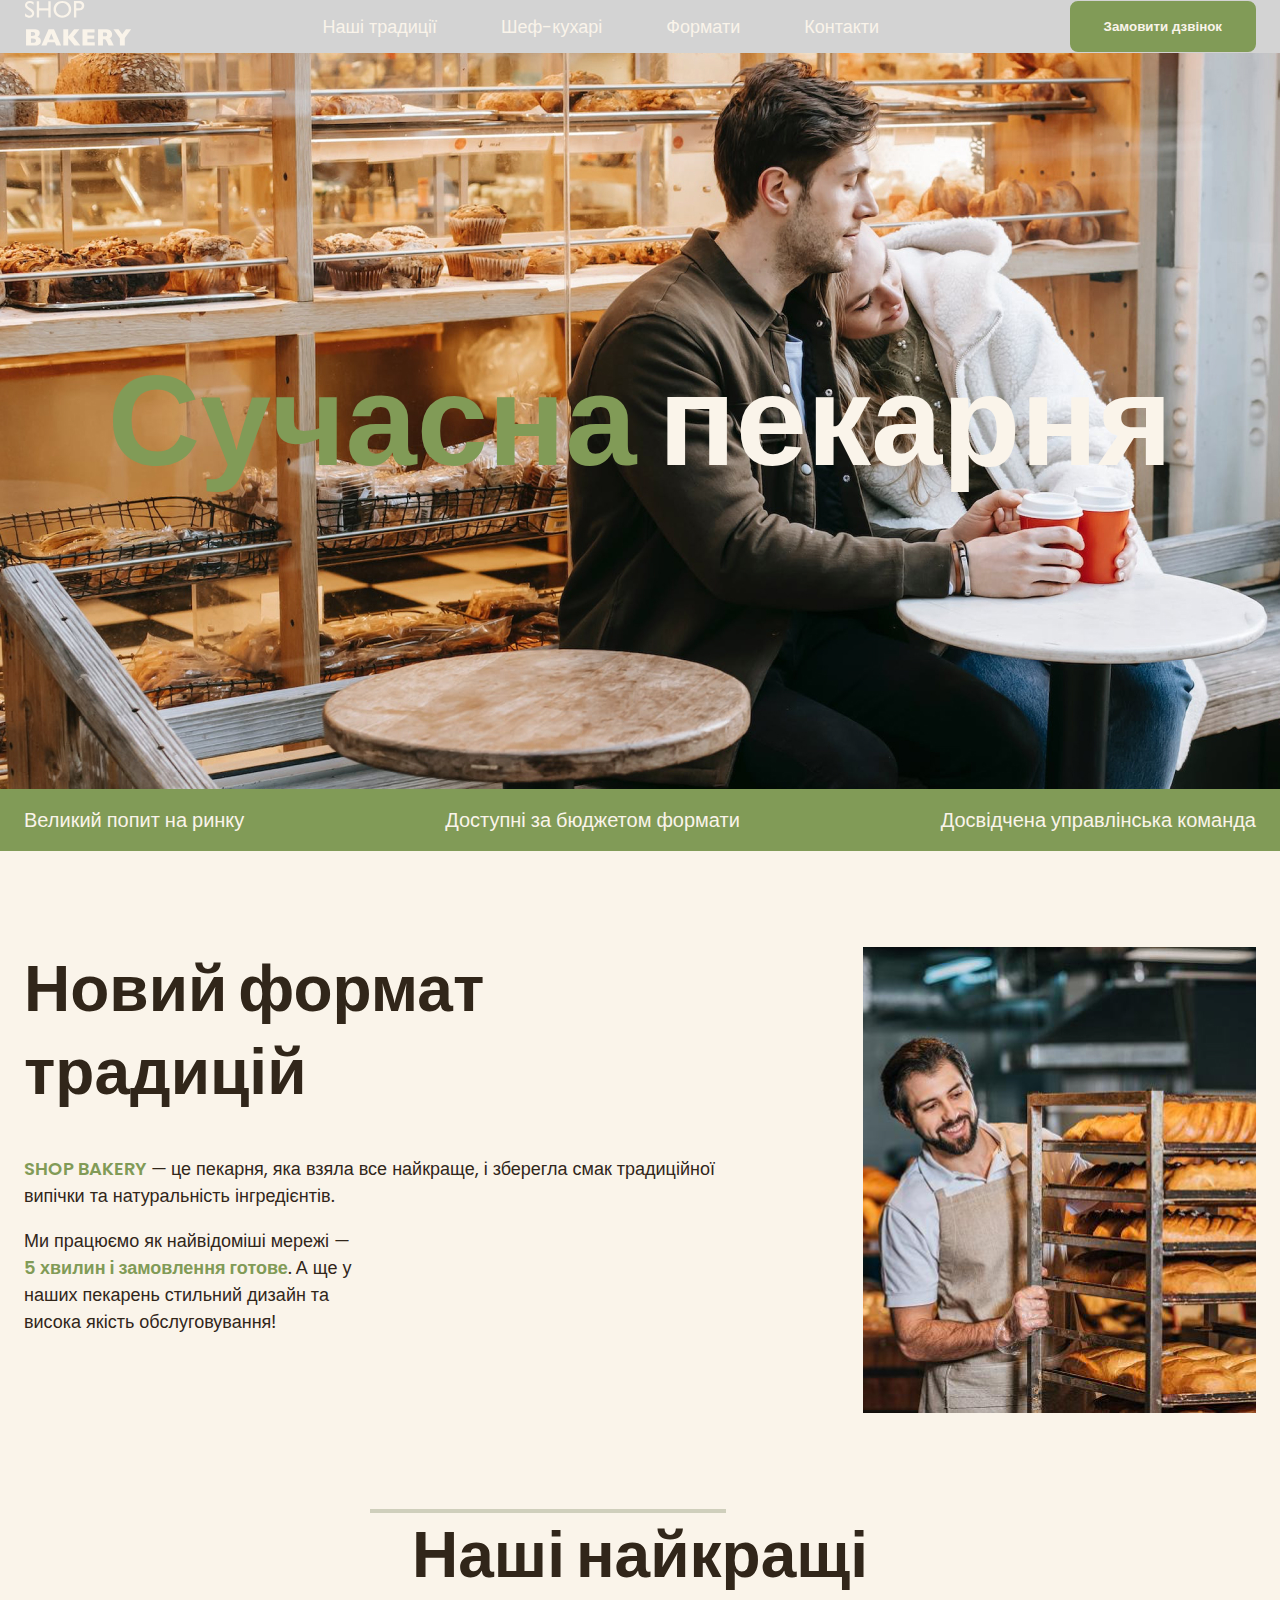
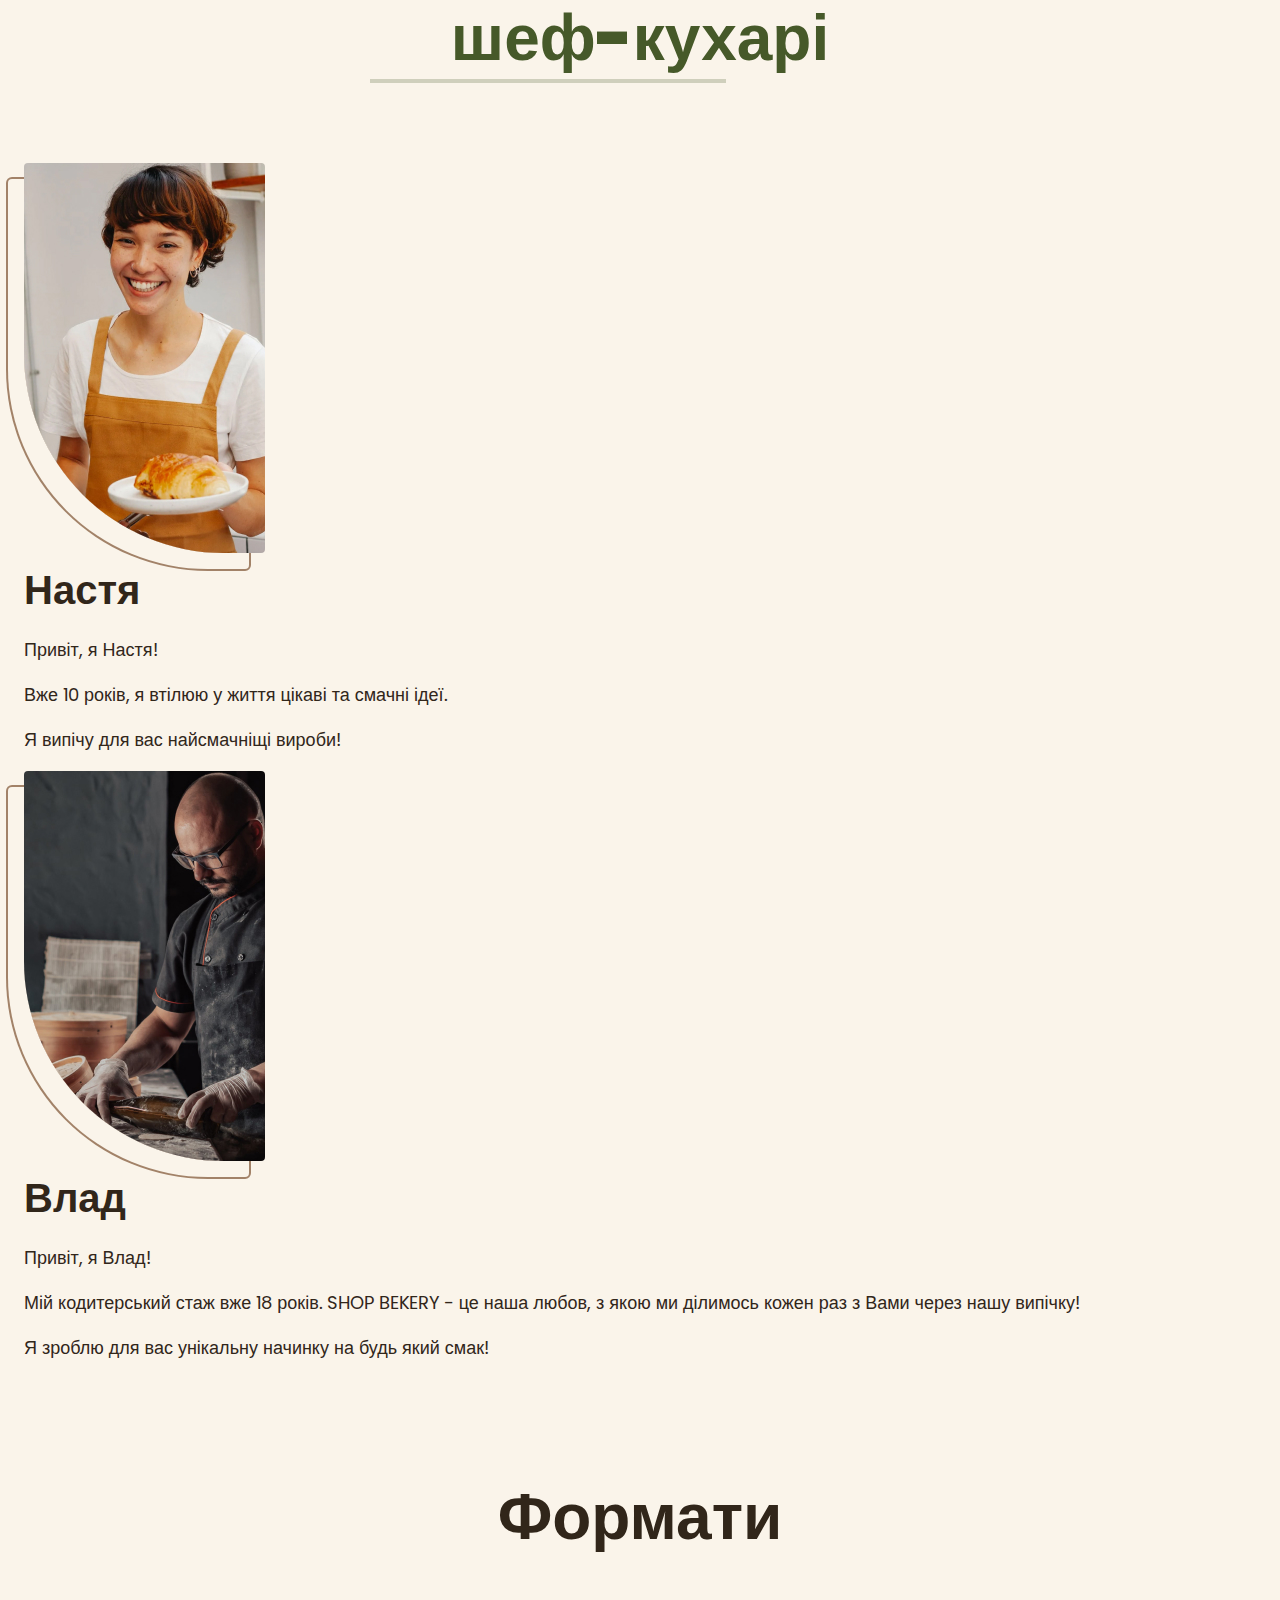
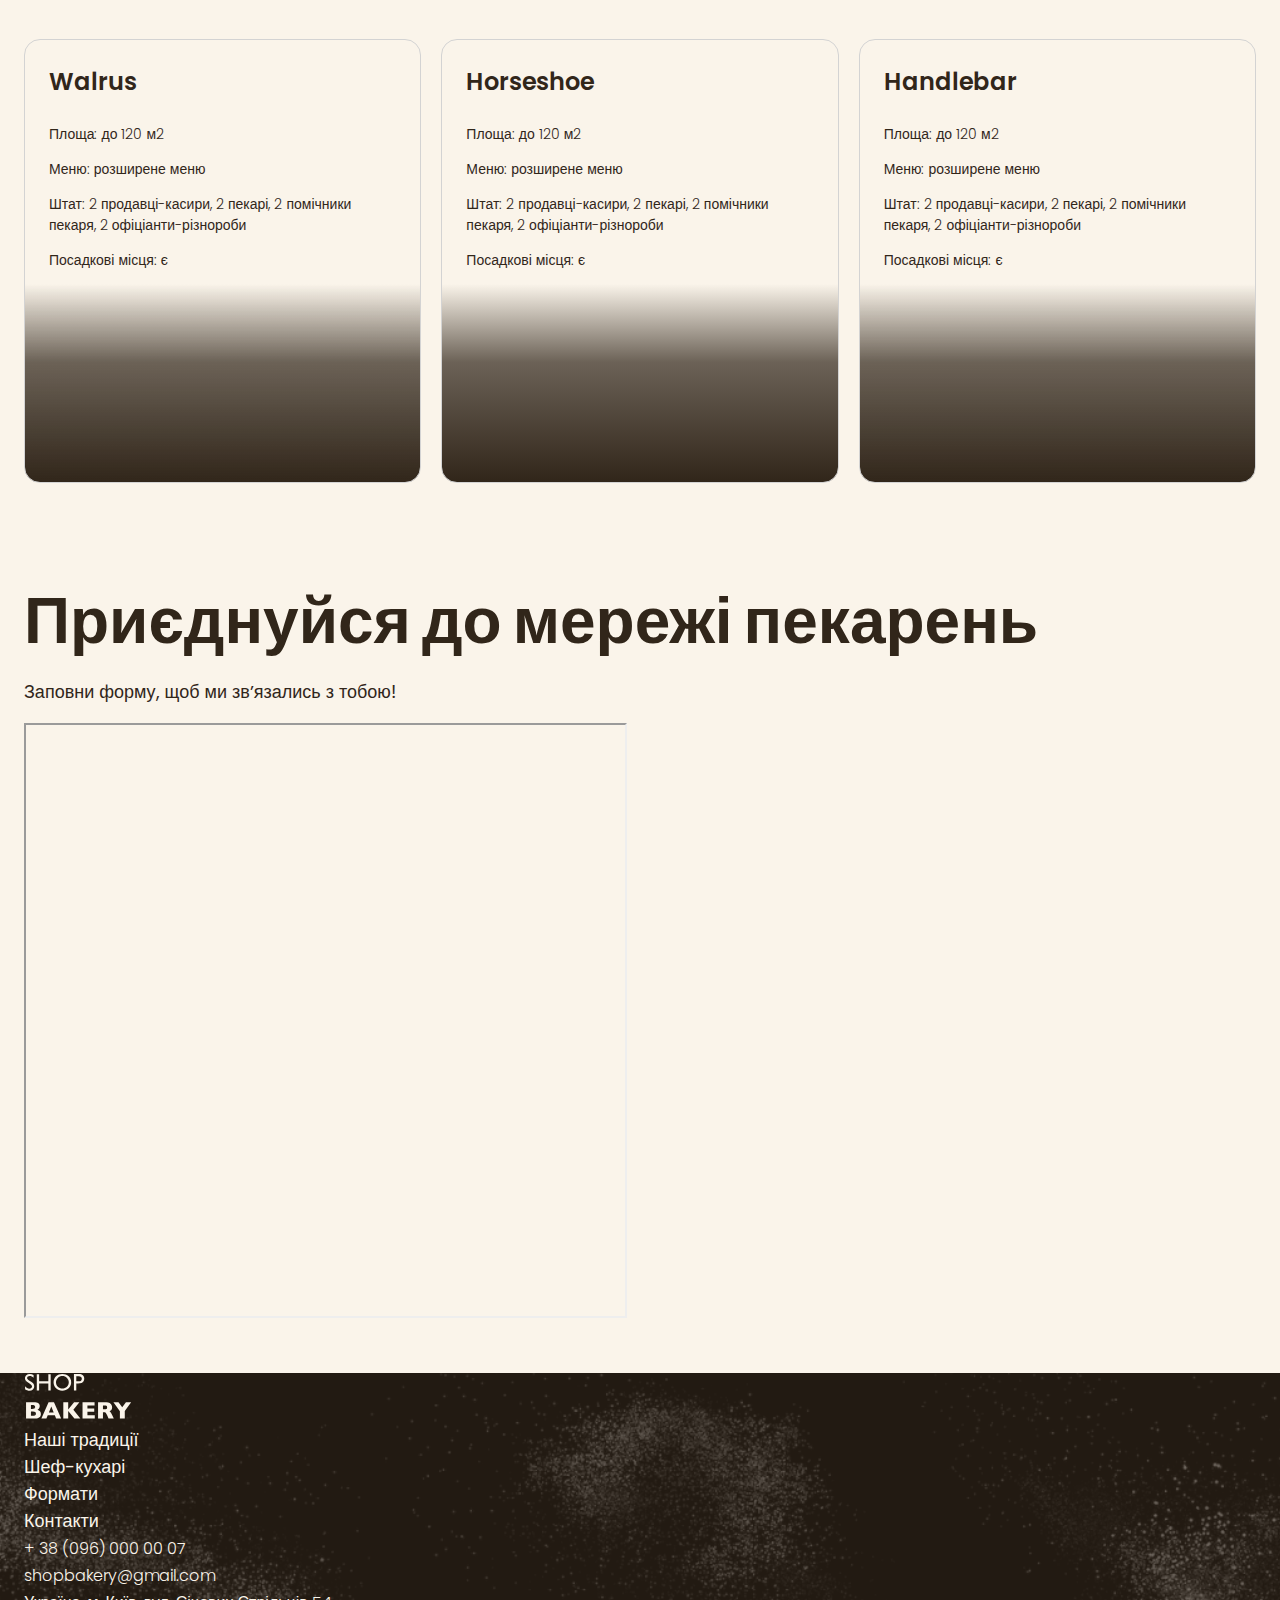
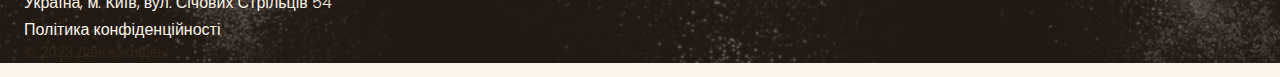
<file: index.html>
<!DOCTYPE html>
<html lang="uk">
  <head>
    <meta charset="UTF-8" />
    <meta name="viewport" content="width=device-width, initial-scale=1.0" />
    <title>Сучасна пекарня</title>

    <!-- Fonst -->

    <link rel="preconnect" href="https://fonts.googleapis.com" />
    <link rel="preconnect" href="https://fonts.gstatic.com" crossorigin />
    <link
      href="https://fonts.googleapis.com/css2?family=Poppins:wght@300;400;600;900&display=swap"
      rel="stylesheet"
    />

    <!-- Styles -->

    <link rel="stylesheet" href="css/styles.css" />
  </head>
  <body>
    <header class="header">
      <div class="container">
        <div class="header-container">
          <nav class="header-nav">
            <a href="./index.html"
              ><img src="images/logo.svg" alt="Логотип сучасної пекарні"
            /></a>
            <ul class="header-menu">
              <li>
                <a class="link" href="#traditions-section">Наші традиції</a>
              </li>
              <li><a class="link" href="#chefs-section">Шеф-кухарі</a></li>
              <li><a class="link" href="#formats-section">Формати</a></li>
              <li><a class="link" href="#contact-section">Контакти</a></li>
            </ul>
          </nav>
          <button class="button" type="button">Замовити дзвінок</button>
        </div>
      </div>
    </header>

    <main>
      <section class="hero-section">
        <div class="container">
          <h1 class="hero-title">
            <span class="accent">Сучасна</span> пекарня
          </h1>
        </div>
      </section>
      <section class="advantages-section">
        <div class="container">
          <h2 class="visually-hidden">Наші переваги</h2>
          <ul class="advantages-list">
            <li class="advantages-item">Великий попит на ринку</li>
            <li class="advantages-item">Доступні за бюджетом формати</li>
            <li class="advantages-item">Досвідчена управлінська команда</li>
          </ul>
        </div>
      </section>
      <section class="traditions-section section" id="traditions-section">
        <div class="container">
          <div class="traditions-container">
            <div class="traditions-content">
              <h2 class="traditions-title section-title">
                Новий формат традицій
              </h2>
              <p class="traditions-text">
                <span class="brand uppercase">shop bakery</span> — це пекарня,
                яка взяла все найкраще, і зберегла смак традиційної випічки та
                натуральність інгредієнтів.
              </p>
              <p class="traditions-text limited">
                Ми працюємо як найвідоміші мережі —
                <span class="brand">5 хвилин і замовлення готове</span>. А ще у
                наших пекарень стильний дизайн та висока якість обслуговування!
              </p>
            </div>
            <img
              src="images/baker-man.jpg"
              alt="Чоловік пекар дивиться на батони із посмішкою"
            />
          </div>
        </div>
      </section>
      <section class="section" id="chefs-section">
        <div class="container">
          <h2 class="chefs-title section-title centered">
            Наші найкращі <span class="accent">шеф-кухарі</span>
          </h2>
          <ul>
            <li>
              <article>
                <img class="chef-photo" src="./images/chefs/nastya-chef.jpg" alt="Nastya chef">
                <h3 class="chef-title">Настя</h3>
                <p>Привіт, я Настя!</p>
                <p>Вже 10 років, я втілюю у життя цікаві та смачні ідеї.</p>
                <p>Я випічу для вас найсмачніщі вироби!</p>
              </article>
            </li>
            <li>
              <article>
                <img class="chef-photo" src="./images/chefs/vlad-chef.jpg" alt="Vlad chef">
                <h3 class="chef-title">Влад</h3>
                <p>Привіт, я Влад!</p>
                <p>
                  Мій кодитерський стаж вже 18 років. SHOP BEKERY - це наша
                  любов, з якою ми ділимось кожен раз з Вами через нашу випічку!
                </p>
                <p>Я зроблю для вас унікальну начинку на будь який смак!</p>
              </article>
            </li>
          </ul>
        </div>
      </section>
      <section class="section" id="formats-section">
        <div class="container">
          <h2 class="formats-title section-title centered">Формати</h2>
          <ul class="formats-list">
            <li class="formats-item">
              <article class="format-card">
                <h3 class="format-title" lang="en">Walrus</h3>
                <div class="format-text">
                  <p>Площа: до 120 м2</p>
                  <p>Меню: розширене меню</p>
                  <p>
                    Штат: 2 продавці-касири, 2 пекарі, 2 помічники пекаря, 2
                    офіціанти-різнороби
                  </p>
                  <p>Посадкові місця: є</p>
                </div>
              </article>
            </li>
            <li class="formats-item">
              <article class="format-card">
                <h3 class="format-title" lang="en">Horseshoe</h3>
                <div class="format-text">
                  <p>Площа: до 120 м2</p>
                  <p>Меню: розширене меню</p>
                  <p>
                    Штат: 2 продавці-касири, 2 пекарі, 2 помічники пекаря, 2
                    офіціанти-різнороби
                  </p>
                  <p>Посадкові місця: є</p>
                </div>
              </article>
            </li>
            <li class="formats-item">
              <article class="format-card">
                <h3 class="format-title" lang="en">Handlebar</h3>
                <div class="format-text">
                  <p>Площа: до 120 м2</p>
                  <p>Меню: розширене меню</p>
                  <p>
                    Штат: 2 продавці-касири, 2 пекарі, 2 помічники пекаря, 2
                    офіціанти-різнороби
                  </p>
                  <p>Посадкові місця: є</p>
                </div>
              </article>
            </li>
          </ul>
        </div>
      </section>
      <section class="section" id="contact-section">
        <div class="container">
          <h2 class="contact-title section-title">
            Приєднуйся до мережі пекарень
          </h2>
          <p>Заповни форму, щоб ми звʼязались з тобою!</p>
          <iframe
            src="https://www.google.com/maps/embed?pb=!1m14!1m8!1m3!1d2540.164037021727!2d30.491234!3d50.45667!3m2!1i1024!2i768!4f13.1!3m3!1m2!1s0x40d4ce637bfe1717%3A0x5370c2254ad1b952!2z0LLRg9C70LjRhtGPINCh0ZbRh9C-0LLQuNGFINCh0YLRgNGW0LvRjNGG0ZbQsiwgNTQsINCa0LjRl9CyLCAwMjAwMA!5e0!3m2!1suk!2sua!4v1700255600621!5m2!1suk!2sua"
            width="603"
            height="595"
            allowfullscreen=""
            loading="lazy"
            referrerpolicy="no-referrer-when-downgrade"
          ></iframe>
        </div>
      </section>
    </main>

    <footer class="footer">
      <div class="container">
        <nav>
          <a href="#">
            <img src="images/logo.svg" alt="Логотип сучасної пекарні" />
          </a>
          <ul>
            <li><a class="link" href="#">Наші традиції</a></li>
            <li><a class="link" href="#">Шеф-кухарі</a></li>
            <li><a class="link" href="#">Формати</a></li>
            <li><a class="link" href="#">Контакти</a></li>
          </ul>
        </nav>

        <address>
          <ul>
            <li>
              <a class="address-link" href="tel:+380960000007"
                >+ 38 (096) 000 00 07</a
              >
            </li>
            <li>
              <a class="address-link" href="mailto:shopbakery@gmail.com"
                >shopbakery@gmail.com</a
              >
            </li>
            <li>
              <a
                class="address-link"
                href="https://maps.app.goo.gl/4jJMo3dhJYnmSr639"
                target="_blank"
                >Україна, м. Київ, вул. Січових Стрільців 54</a
              >
            </li>
            <li>
              <a href="#">
                <!-- facebook icon -->
              </a>
            </li>
            <li>
              <a href="#">
                <!-- instagram icon -->
              </a>
            </li>
          </ul>
          <a class="address-link" href="#" target="_blank"
            >Політика конфіденційності</a
          >
          <p class="address-copyright">&copy; 2023 Дані захищені</p>
        </address>
      </div>
    </footer>
  </body>
</html>
</file>
<file: css/styles.css>
@font-face {
    font-display: swap;
    font-family: 'Poppins';
    font-weight: 300;
    src: url('../fonts/poppins-v20-latin-300.woff2') format('woff2'),
      url('../fonts/poppins-v20-latin-300.woff') format('woff');
}

@font-face {
    font-display: swap;
    font-family: 'Poppins';
    font-weight: 400;
    src: url('../fonts/poppins-v20-latin-regular.woff2') format('woff2'),
      url('../fonts/poppins-v20-latin-regular.woff') format('woff');
}

@font-face {
    font-display: swap;
    font-family: 'Poppins';
    font-weight: 600;
    src: url('../fonts/poppins-v20-latin-600.woff2') format('woff2'),
      url('../fonts/poppins-v20-latin-600.woff') format('woff');
}

@font-face {
    font-display: swap;
    font-family: 'Poppins';
    font-weight: 900;
    src: url('../fonts/poppins-v20-latin-900.woff2') format('woff2'),
      url('../fonts/poppins-v20-latin-900.woff') format('woff');
}

:root {
    --color-primary-dark: #31261A;
    --color-primary-light: #FAF4EA;
    --color-secondary-dark: #A28268;
    --color-brand-dark: #465929;
    --color-brand-normal: #819B57;
    --color-brand-light: #CFCFBC;
}

/* Base */
* {
    box-sizing: border-box;
}

body {
    color: var(--color-primary-dark);
    background-color: var(--color-primary-light);
    font-family: 'Poppins', sans-serif;
    font-size: 18px;
    font-weight: 400;
    line-height: 1.5;
    margin: 0;
}

h1, h2, h3, h4, h5, h6, p {
    margin-top: 0;
}

address {
    font-style: normal;
}

ul {
    margin: 0;
    padding: 0;
    list-style-type: none;
}

.visually-hidden {
    position: absolute;
    left: -10000px;
    top: auto;
    width: 1px;
    height: 1px;
    overflow: hidden;
}

.section {
    padding: 48px 0;
}

.container {
    width: 100%;
    max-width: 1288px;
    margin: 0 auto;
    padding: 0 24px;
}

/* Button */
.button {
    padding: 16px 32px;
    color: var(--color-primary-light);
    font-weight: 600;
    background-color: var(--color-brand-normal);
    border: 2px solid var(--color-brand-normal);
    border-radius: 8px;
    cursor: pointer;
}

.button:hover {
    color: var(--color-brand-dark);
    background-color: transparent;
}

/* Link */
.link {
    color: var(--color-primary-light);
    text-decoration: none;
}

.link:hover {
    color: var(--color-brand-normal);
}

/* Header */
.header {
    background-color: lightgray; /* remove */
}

.header-container {
    display: flex;
    align-items: center;
    gap: 40px;
}

.header-nav {
    display: flex;
    align-items: center;
    flex-grow: 1;
    gap: 40px;
}

.header-menu {
    display: flex;
    gap: 64px;
    flex-grow: 1;
    justify-content: center;
}



/* Hero section */
.hero-section {
    padding: 272px 0;
    background-image: url("../images/hero-section-background.jpg");
    background-repeat: no-repeat;
    background-position: center top;
    background-size: cover;
}

.hero-title {
    margin-bottom: 0;
    color: var(--color-primary-light);
    text-align: center;
    font-size: 128px;
    font-weight: 900;
}

.hero-title .accent {
    color: var(--color-brand-normal);
}

/* Advantages section */
.advantages-section {
    padding: 16px 0;
    background-color: var(--color-brand-normal);
}

.advantages-list {
    display: flex;
    justify-content: space-between;
    gap: 40px;
}

.advantages-item {
    color: var(--color-primary-light);
    font-size: 20px;
    font-weight: 300;
}

.section-title {
    font-size: 64px;
    font-weight: 900;
    line-height: 1.3;   
}

.section-title.centered {
    text-align: center;
}

.section-title .accent {
    color: var(--color-brand-dark);
}

/* Traditions section */
.traditions-section {
    padding-top: 96px;
}

.traditions-container {
    display: flex;
    justify-content: space-between;
    gap: 40px;
}

.traditions-content {
    max-width: 710px;
}

.traditions-title {
    margin-bottom: 42px;
}

.traditions-text .brand {
    color: var(--color-brand-normal);
    font-weight: 600;
}

.traditions-text .uppercase {
    color: var(--color-brand-normal);
    text-transform: uppercase;
}

.traditions-text.limited {
    max-width: 340px;
}

/* Chefs section */
.chefs-title {
    max-width: 540px;
    margin: 0 auto 80px;
}

.chefs-title::after,
.chefs-title::before {
    display: block;
    width: 352px;
    border: 2px solid var(--color-brand-light);
    content: '';
}

.chef-photo {
    border-radius: 4px 4px 4px 200px;
    box-shadow: -16px 16px 0 0 var(--color-primary-light),
    -16px 16px 0 2px var(--color-secondary-dark);
}

.chef-title {
    margin-bottom: 16px;
    font-weight: 600;
    font-size: 40px;
}


/* Formats section */
.formats-list {
    display: flex;
    flex-wrap: wrap;
    gap: 20px;
}

.formats-item {
    flex-basis: calc((100% - 40px) / 3);
}

.format-card {
    height: 444px;
    padding: 24px;
    background-image: linear-gradient(180deg, 
    rgba(49, 38, 26, 0) 55.21%, 
    rgba(49, 38, 26, 0.71) 72.92%, 
    var(--color-primary-dark) 100%
    );
    border: 1px solid lightgray; /* remove */
    border-radius: 16px;
}

.formats-title {
    margin-bottom: 80px;
}

.format-title {
    font-size: 24px;
    font-weight: 600;
}

.format-text {
    font-size: 14px;
    font-weight: 300;
}

/* Contact section */
.contact-title {
    margin-bottom: 16px;
}

/* Footer */
.address-link {
    color: var(--color-primary-light);
    font-size: 16px;
    font-weight: 300;
    text-decoration: none;
}

.address-link:hover {
    color: var(--color-brand-normal);
}

.address-copyright {
    font-size: 14px;
}

.footer {
    background-color: var(--color-primary-dark);
    background-image: url('../images/footer/footer-background.png');
    background-repeat: no-repeat;
    background-size: cover;
    background-position: center;
}
</file>
